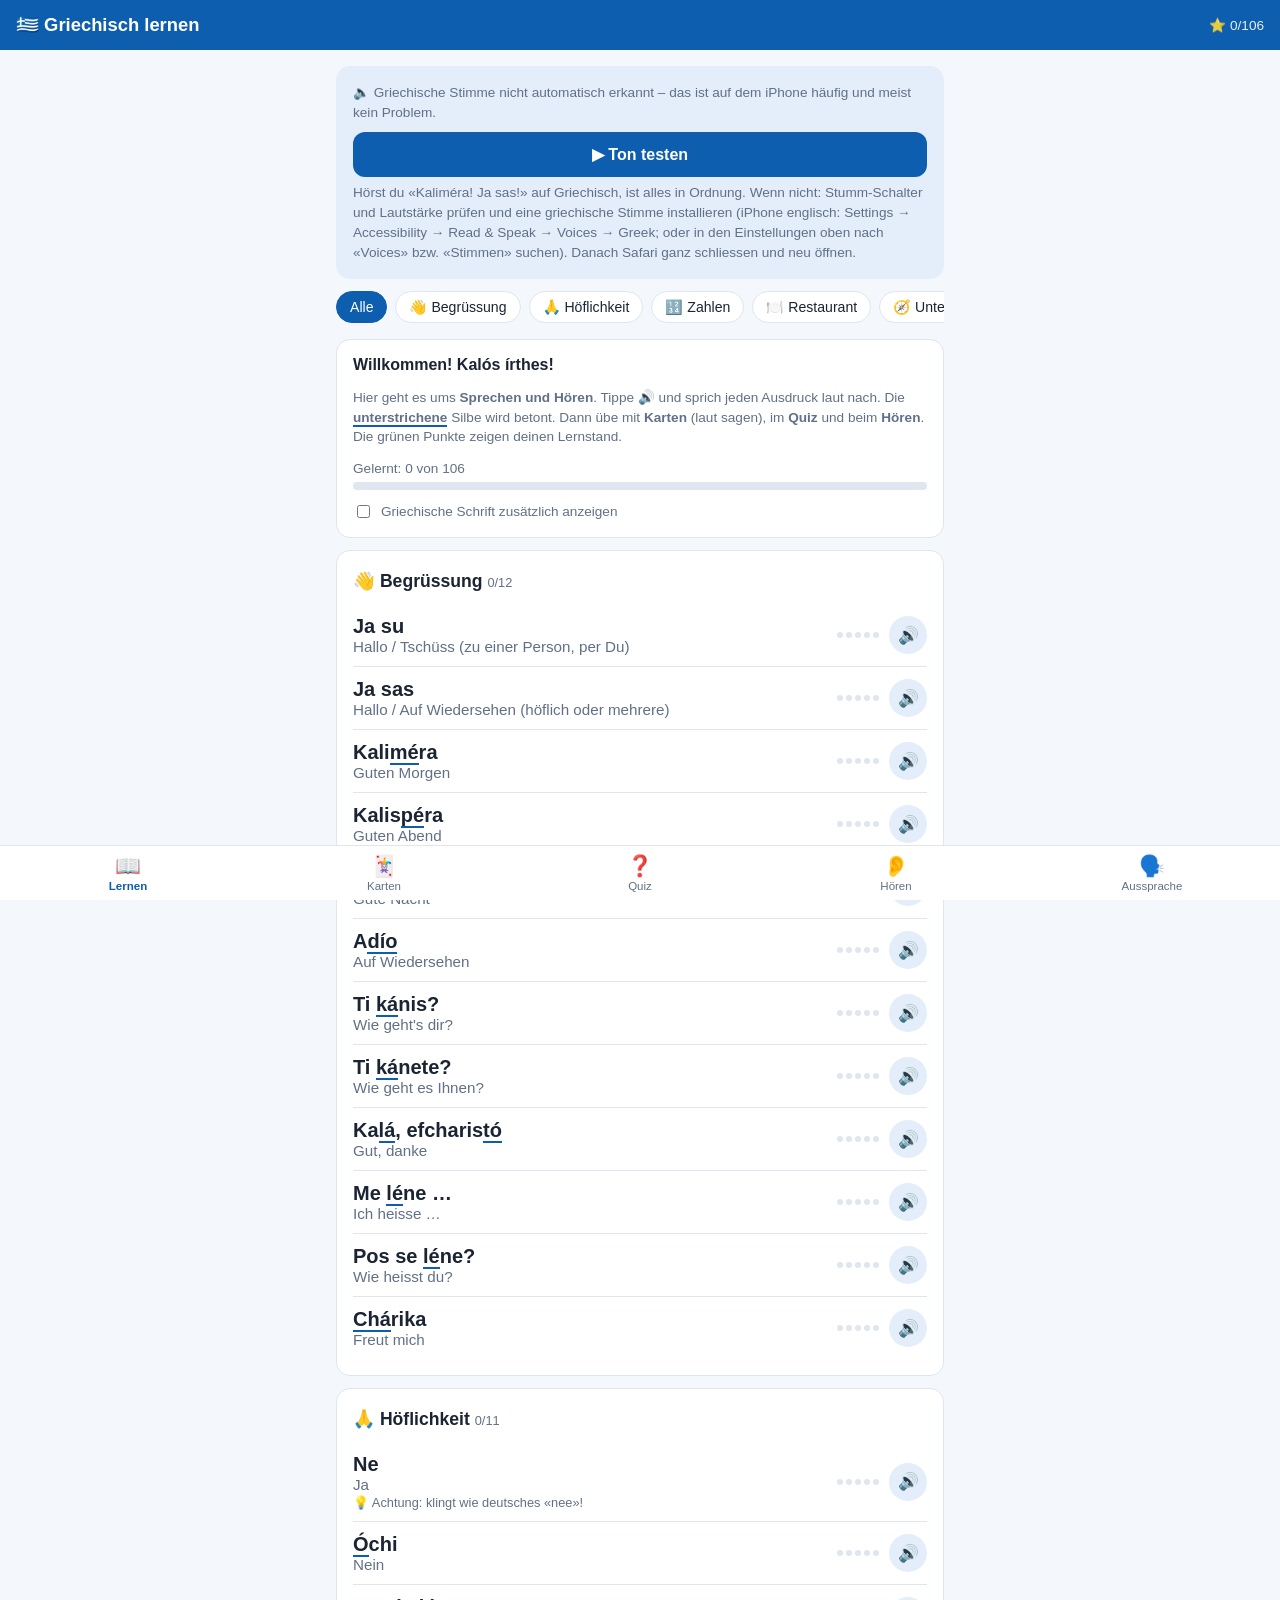
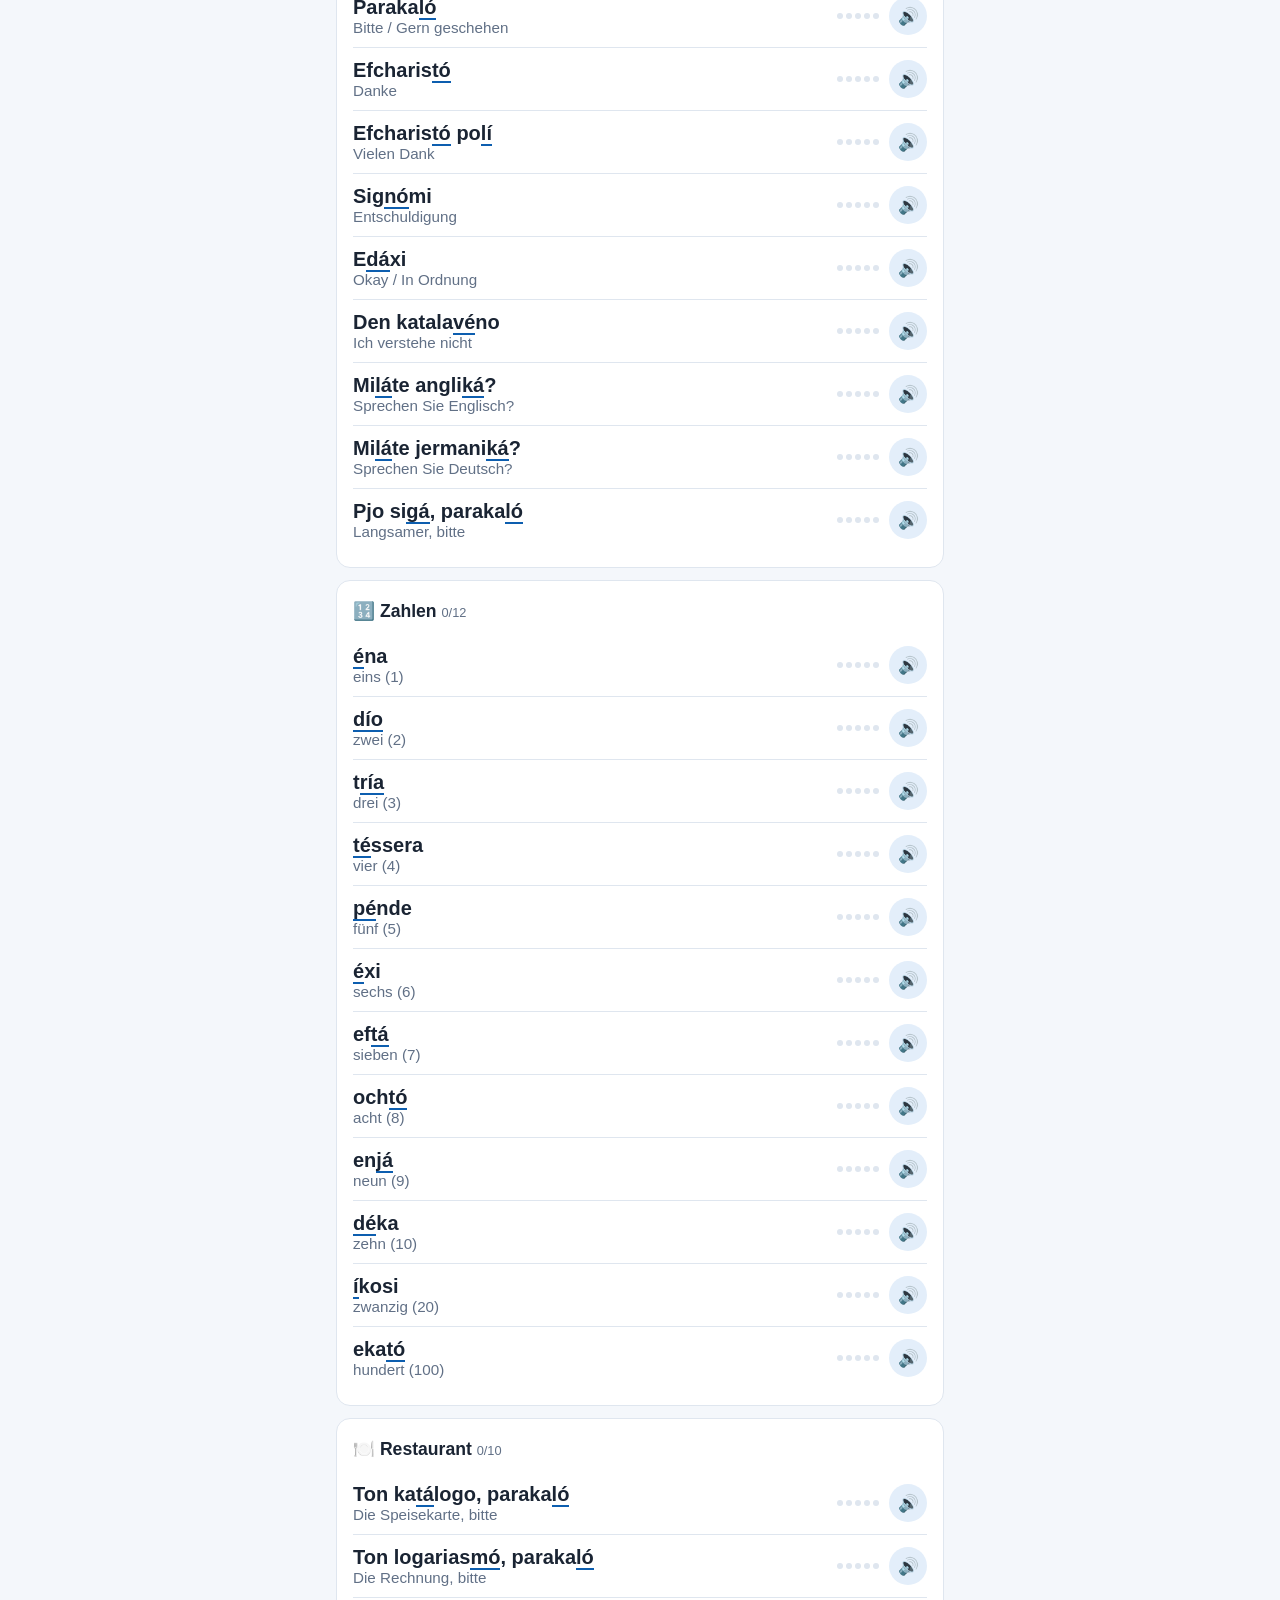
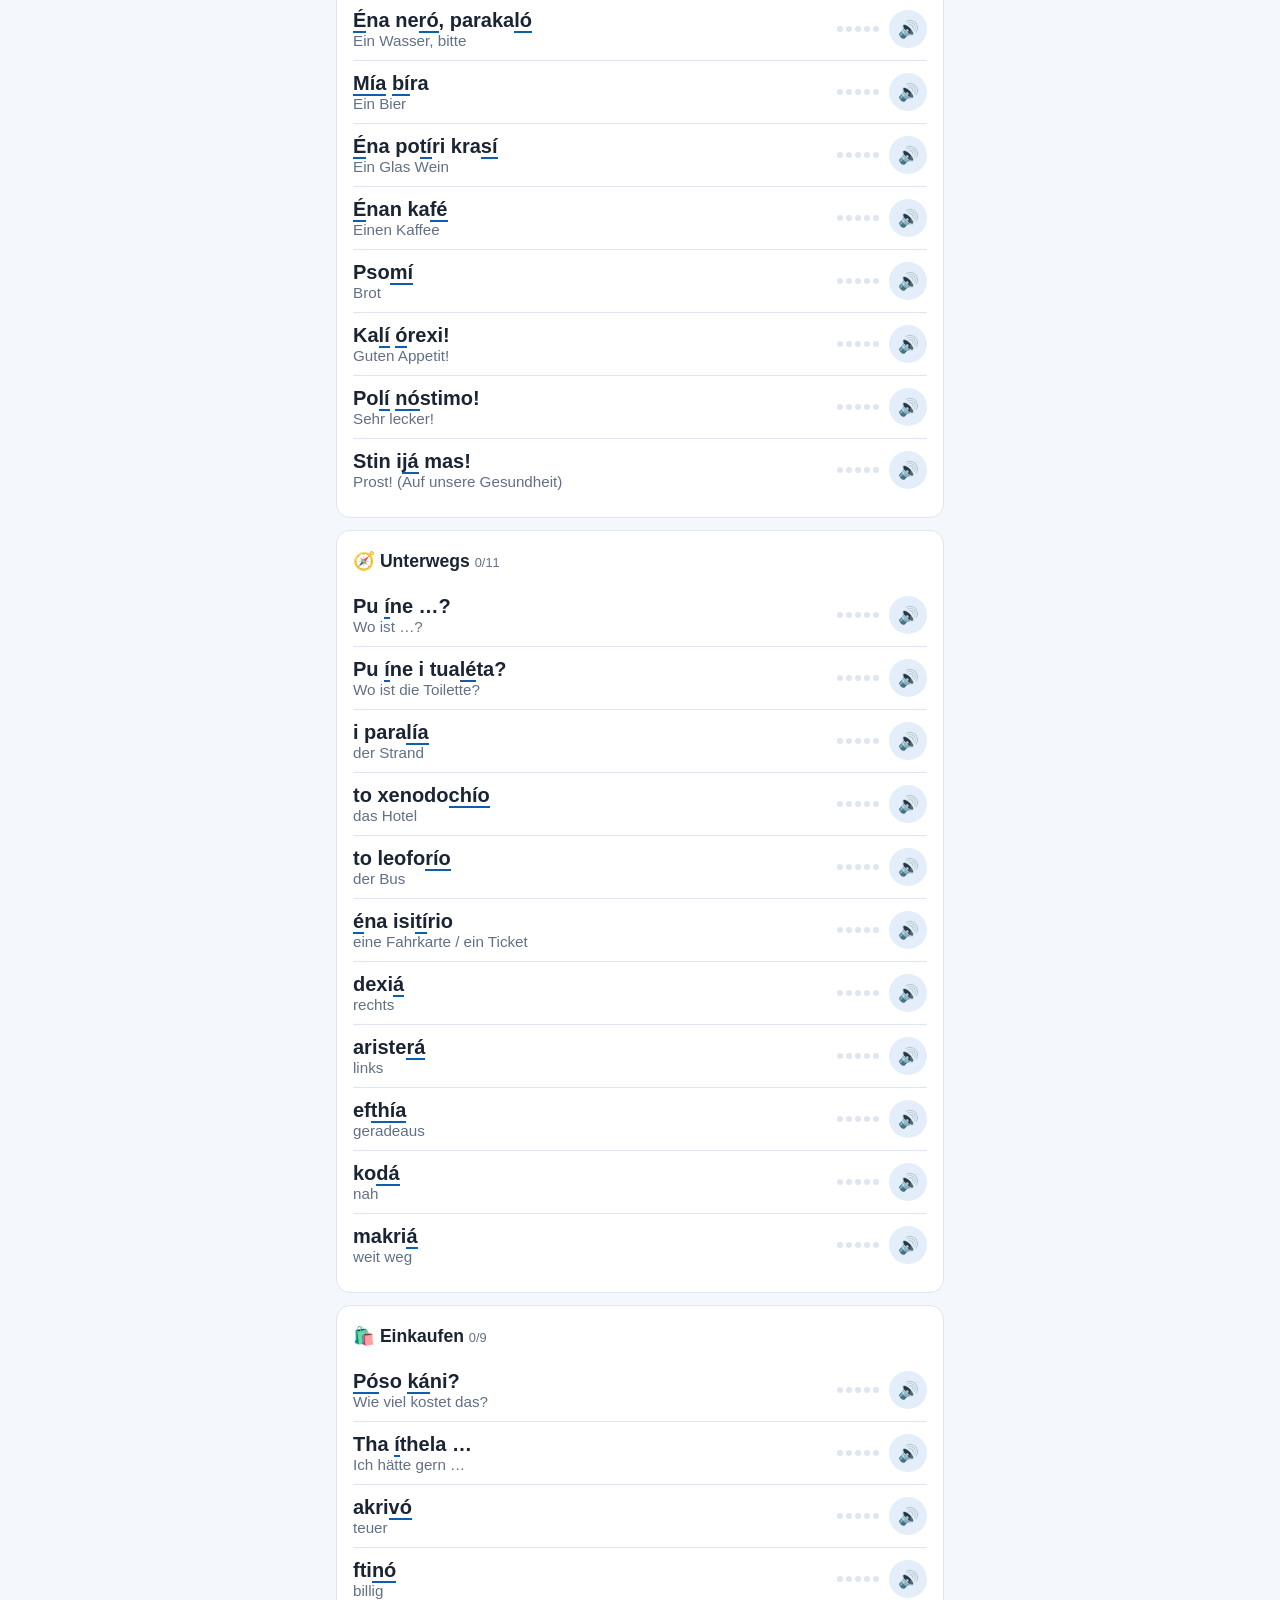
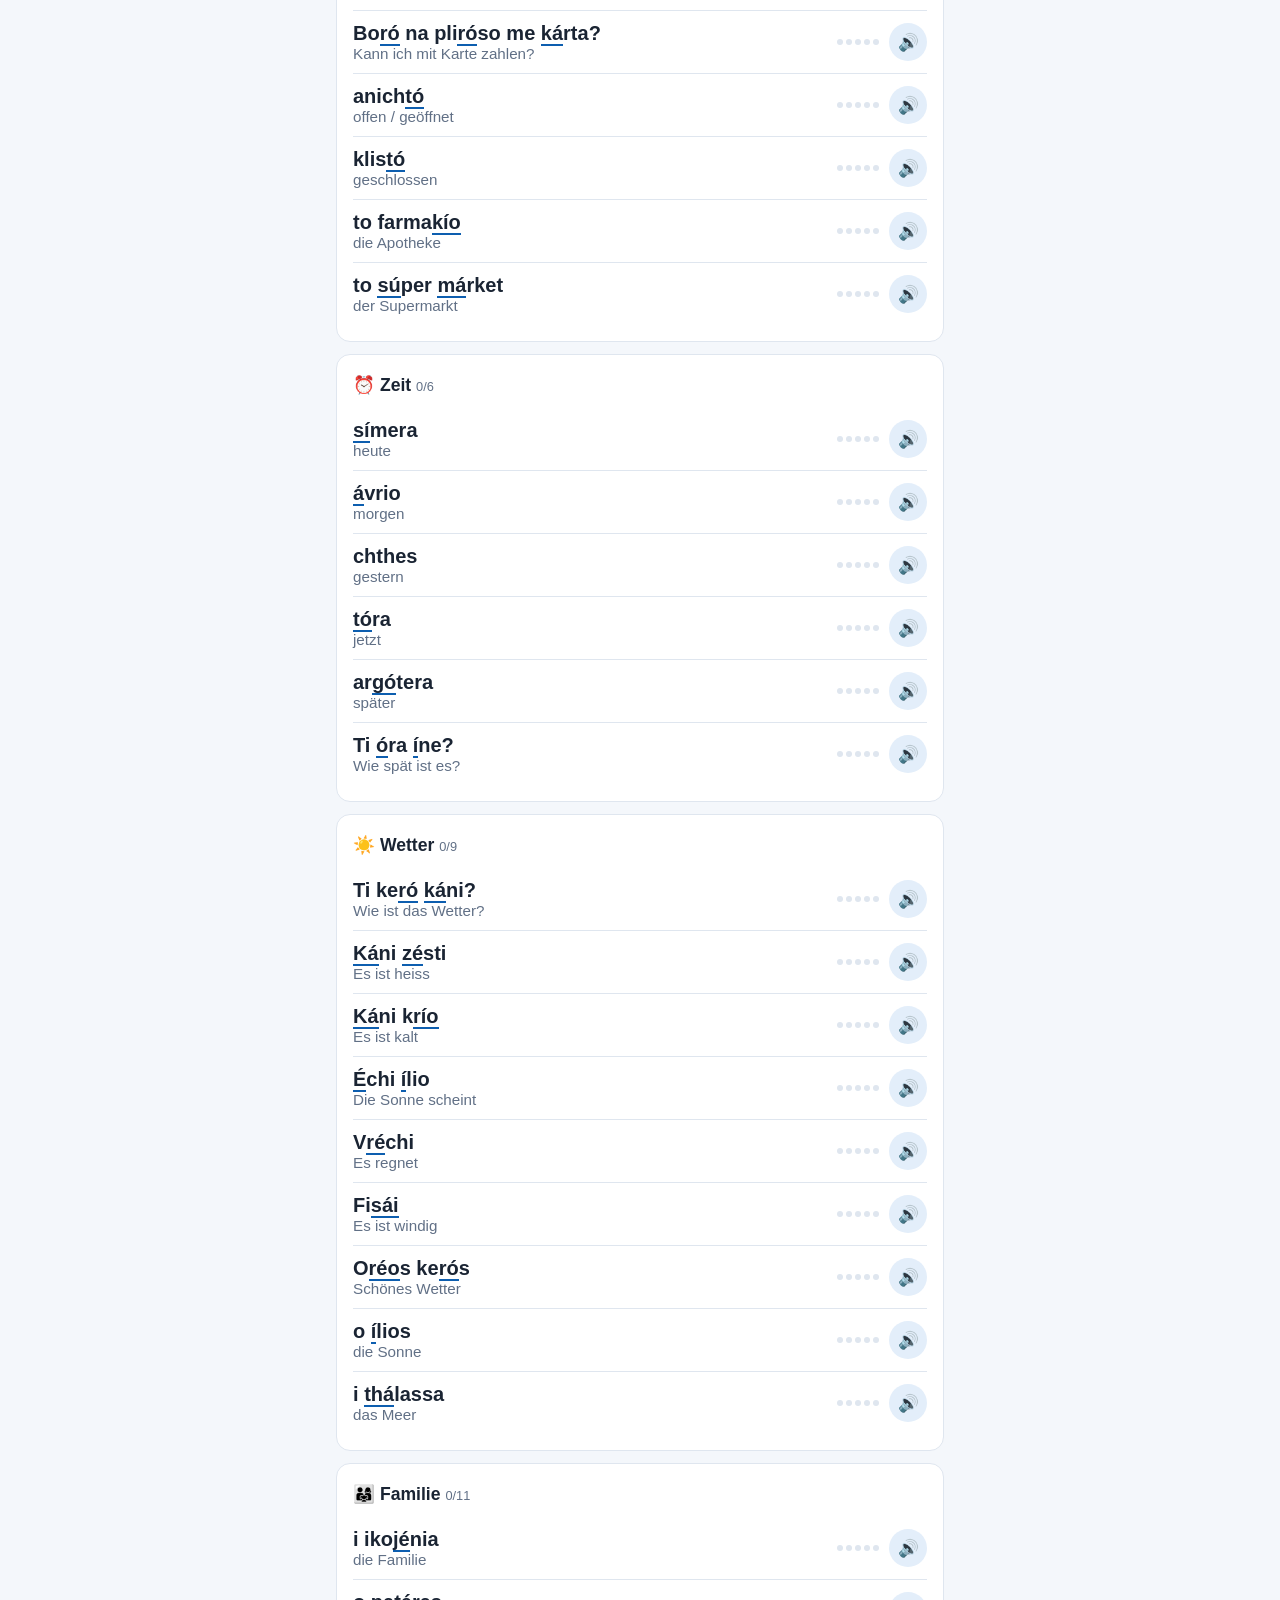
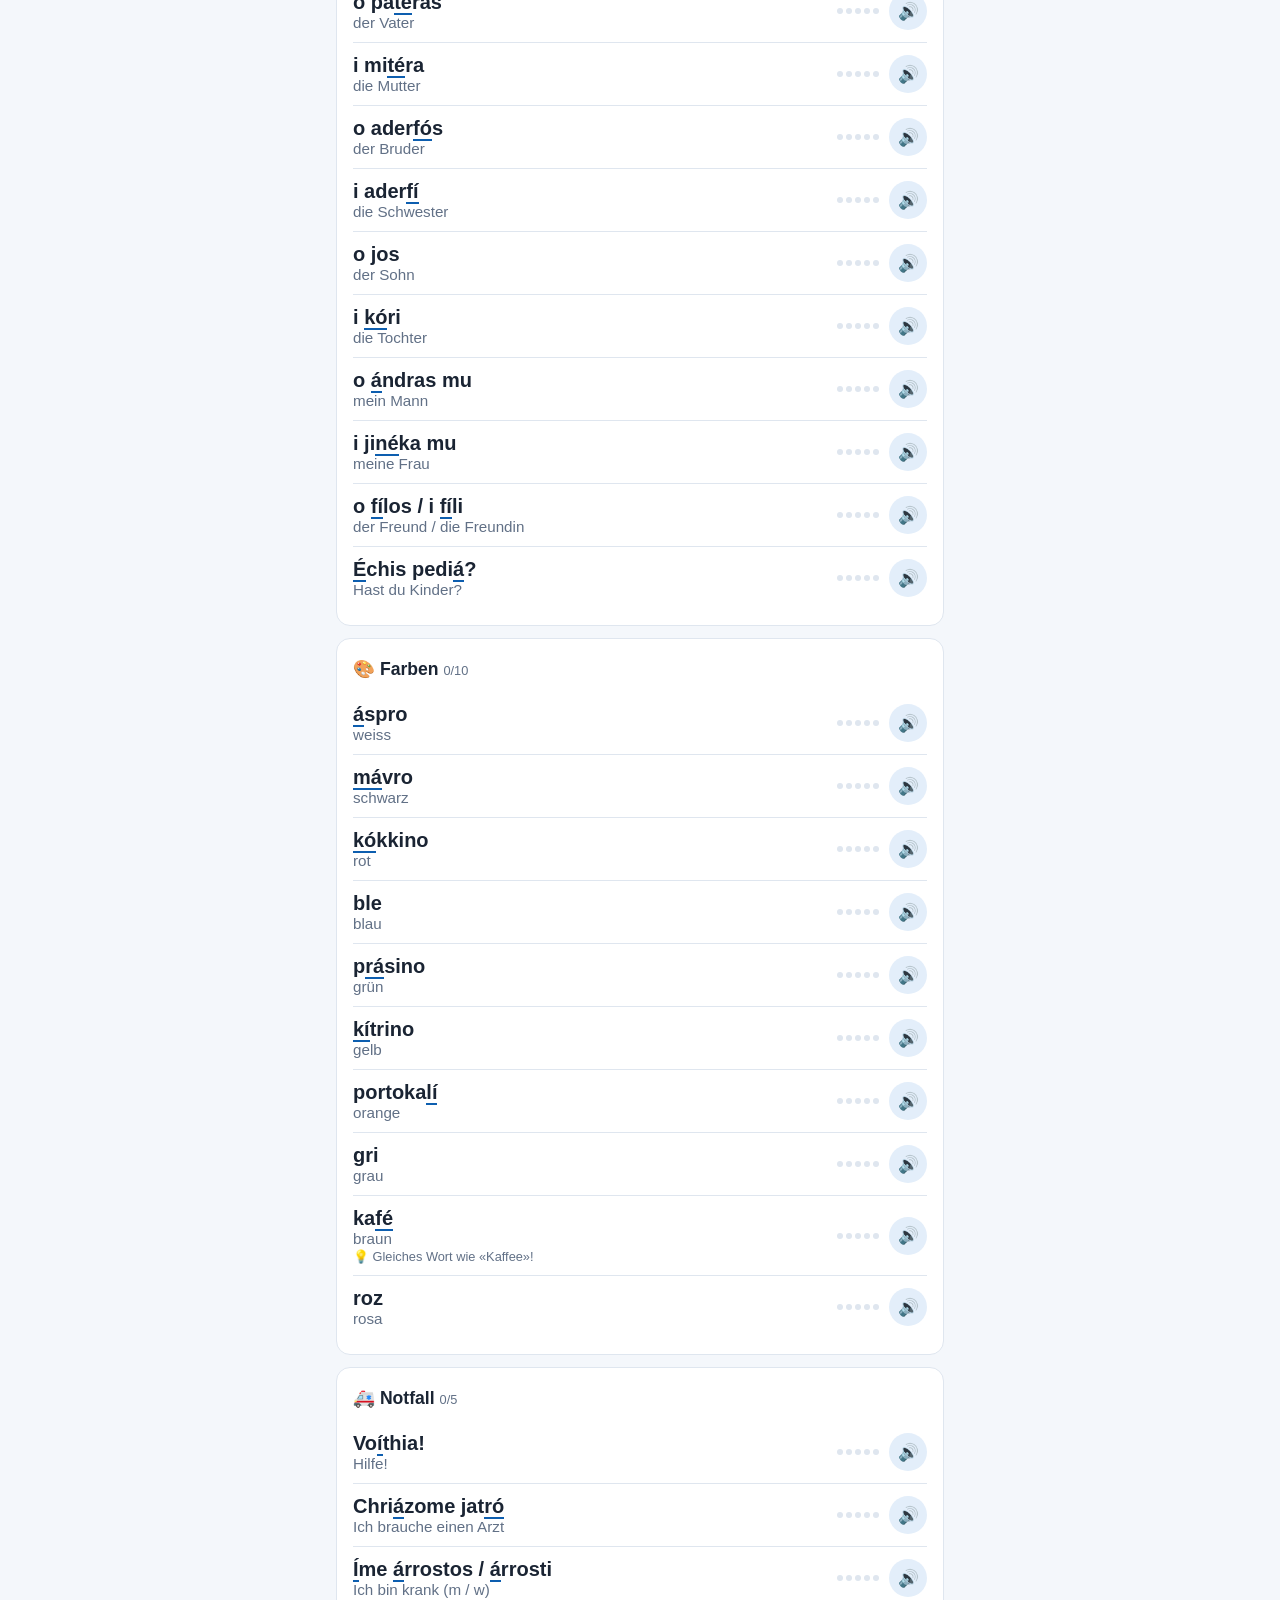
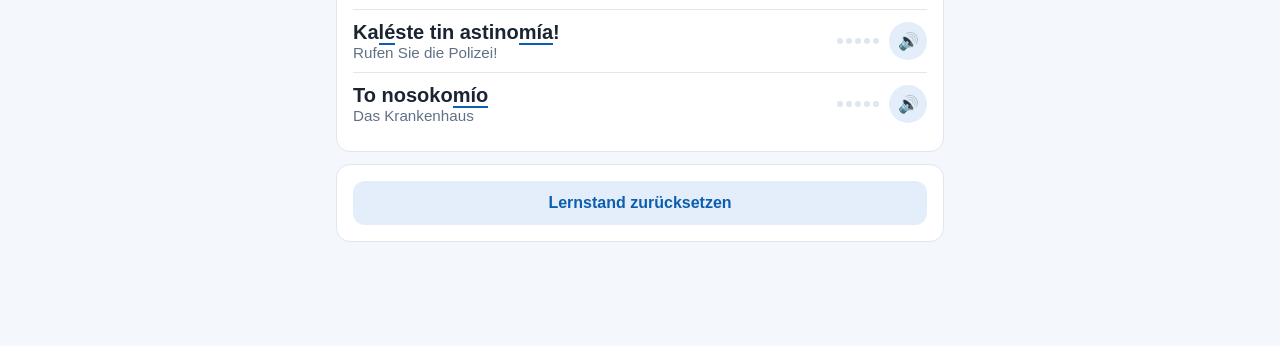
<file: griechisch/index.html>
<!DOCTYPE html>
<html lang="de">
<head>
<meta charset="UTF-8">
<meta name="viewport" content="width=device-width, initial-scale=1, viewport-fit=cover">
<meta name="theme-color" content="#0d5eaf">
<title>Griechisch lernen</title>
<link rel="manifest" href="manifest.json">
<link rel="icon" href="data:image/svg+xml,%3Csvg xmlns='http://www.w3.org/2000/svg' viewBox='0 0 100 100'%3E%3Crect width='100' height='100' rx='20' fill='%230d5eaf'/%3E%3Ctext x='50' y='72' font-size='64' text-anchor='middle' fill='white' font-family='serif'%3EΩ%3C/text%3E%3C/svg%3E">
<style>
:root{
  --bg:#f4f7fb;--card:#fff;--text:#1a2433;--muted:#617086;--line:#dfe6ef;
  --accent:#0d5eaf;--accent-soft:#e3eefa;--ok:#1f8a4c;--ok-soft:#e2f5ea;--bad:#c0392b;--bad-soft:#fbe7e4;
}
@media (prefers-color-scheme: dark){
  :root{--bg:#0f1520;--card:#18212f;--text:#e8edf4;--muted:#93a1b5;--line:#2a3547;
  --accent:#5aa2ee;--accent-soft:#1c2d44;--ok:#4cc27e;--ok-soft:#173326;--bad:#ef6f61;--bad-soft:#3a1d1a;}
}
*{box-sizing:border-box}
html,body{margin:0;background:var(--bg);color:var(--text);font-family:-apple-system,BlinkMacSystemFont,"Segoe UI",Roboto,sans-serif;-webkit-tap-highlight-color:transparent}
body{min-height:100vh;padding-bottom:calc(76px + env(safe-area-inset-bottom))}
header{background:var(--accent);color:#fff;padding:calc(14px + env(safe-area-inset-top)) 16px 14px;display:flex;align-items:center;gap:10px}
header h1{font-size:1.15rem;margin:0;flex:1}
header .stat{font-size:.85rem;opacity:.9}
main{max-width:640px;margin:0 auto;padding:16px}
nav.tabs{position:fixed;bottom:0;left:0;right:0;background:var(--card);border-top:1px solid var(--line);display:flex;padding-bottom:env(safe-area-inset-bottom);z-index:10}
nav.tabs button{flex:1;border:0;background:none;color:var(--muted);padding:10px 2px 8px;font-size:.72rem;display:flex;flex-direction:column;align-items:center;gap:3px;cursor:pointer}
nav.tabs button span.i{font-size:1.3rem;line-height:1}
nav.tabs button.active{color:var(--accent);font-weight:600}
h2{font-size:1.1rem;margin:4px 0 12px}
.card{background:var(--card);border:1px solid var(--line);border-radius:14px;padding:16px;margin-bottom:12px}
.muted{color:var(--muted)}
.chips{display:flex;gap:8px;overflow-x:auto;padding-bottom:6px;margin-bottom:10px;scrollbar-width:none}
.chips::-webkit-scrollbar{display:none}
.chip{flex:0 0 auto;border:1px solid var(--line);background:var(--card);color:var(--text);border-radius:999px;padding:7px 13px;font-size:.88rem;cursor:pointer}
.chip.active{background:var(--accent);border-color:var(--accent);color:#fff}
.btn{border:0;border-radius:12px;padding:13px 16px;font-size:1rem;font-weight:600;cursor:pointer;background:var(--accent);color:#fff;width:100%}
.btn.secondary{background:var(--accent-soft);color:var(--accent)}
.btn:disabled{opacity:.5}
.row{display:flex;gap:10px}
.row>*{flex:1}
.gr{font-size:1.25rem;font-weight:600}
.tr{color:var(--accent);font-style:italic;font-size:.95rem}
.de{color:var(--muted);font-size:.95rem}
.list .item{display:flex;align-items:center;gap:10px;padding:11px 0;border-bottom:1px solid var(--line)}
.list .item:last-child{border-bottom:0}
.list .item .txt{flex:1;min-width:0}
.list .note{font-size:.8rem;color:var(--muted);margin-top:2px}
.speak{border:0;background:var(--accent-soft);color:var(--accent);width:38px;height:38px;border-radius:50%;font-size:1.05rem;cursor:pointer;flex:0 0 auto}
.dots{display:flex;gap:3px}
.dots i{width:6px;height:6px;border-radius:50%;background:var(--line);display:block}
.dots i.on{background:var(--ok)}
/* flashcard */
.flash{perspective:1000px;height:260px;margin-bottom:14px;cursor:pointer}
.flash-inner{position:relative;width:100%;height:100%;transition:transform .45s;transform-style:preserve-3d}
.flash.flipped .flash-inner{transform:rotateY(180deg)}
.face{position:absolute;inset:0;backface-visibility:hidden;-webkit-backface-visibility:hidden;background:var(--card);border:1px solid var(--line);border-radius:18px;display:flex;flex-direction:column;align-items:center;justify-content:center;padding:20px;text-align:center;gap:10px}
.face.back{transform:rotateY(180deg)}
.face .big{font-size:1.9rem;font-weight:700}
.face .hint{position:absolute;bottom:12px;font-size:.78rem;color:var(--muted)}
.progressbar{height:6px;background:var(--line);border-radius:3px;overflow:hidden;margin-bottom:14px}
.progressbar div{height:100%;background:var(--accent);transition:width .3s}
/* quiz */
.q-prompt{text-align:center;padding:22px 12px}
.q-prompt .big{font-size:1.7rem;font-weight:700;margin-bottom:6px}
.opts{display:grid;gap:10px}
.opt{border:2px solid var(--line);background:var(--card);color:var(--text);border-radius:12px;padding:14px;font-size:1rem;text-align:left;cursor:pointer}
.opt.correct{border-color:var(--ok);background:var(--ok-soft)}
.opt.wrong{border-color:var(--bad);background:var(--bad-soft)}
input.answer{width:100%;font-size:1.1rem;padding:13px;border-radius:12px;border:2px solid var(--line);background:var(--card);color:var(--text);margin-bottom:10px}
input.answer:focus{outline:none;border-color:var(--accent)}
.feedback{border-radius:12px;padding:12px;margin:10px 0}
.feedback.ok{background:var(--ok-soft);color:var(--ok)}
.feedback.bad{background:var(--bad-soft);color:var(--bad)}
.feedback .sol{color:var(--text);margin-top:4px}
.score{font-size:3rem;font-weight:800;text-align:center;color:var(--accent);margin:10px 0}
.grid-alpha{display:grid;grid-template-columns:repeat(auto-fill,minmax(92px,1fr));gap:8px}
.alpha{background:var(--card);border:1px solid var(--line);border-radius:12px;padding:10px 6px;text-align:center;cursor:pointer}
.alpha .l{font-size:1.6rem;font-weight:700}
.alpha .n{font-size:.78rem;color:var(--muted)}
.alpha .s{font-size:.82rem;color:var(--accent)}
.bar{height:8px;background:var(--line);border-radius:4px;overflow:hidden;margin-top:6px}
.bar div{height:100%;background:var(--ok)}
.seg{display:flex;background:var(--accent-soft);border-radius:12px;padding:4px;margin-bottom:12px}
.seg button{flex:1;border:0;background:none;padding:9px;border-radius:9px;color:var(--accent);font-weight:600;cursor:pointer;font-size:.9rem}
.seg button.active{background:var(--card);box-shadow:0 1px 3px rgba(0,0,0,.12)}
.hidden{display:none!important}
u{text-decoration:none;font-weight:800;border-bottom:2px solid var(--accent)}
.tip{font-size:.85rem;color:var(--muted);line-height:1.45}
</style>
</head>
<body>
<header>
  <h1>🇬🇷 Griechisch lernen</h1>
  <div class="stat" id="hdrStat"></div>
</header>
<main id="app"></main>
<nav class="tabs" id="tabs">
  <button data-view="learn" class="active"><span class="i">📖</span>Lernen</button>
  <button data-view="cards"><span class="i">🃏</span>Karten</button>
  <button data-view="quiz"><span class="i">❓</span>Quiz</button>
  <button data-view="listen"><span class="i">👂</span>Hören</button>
  <button data-view="sounds"><span class="i">🗣️</span>Aussprache</button>
</nav>

<script>
/* ======================= DATEN ======================= */
const CATS = [
 {id:"gruss", name:"Begrüssung", icon:"👋", items:[
  ["Γεια σου","Ja su","Hallo / Tschüss (zu einer Person, per Du)"],
  ["Γεια σας","Ja sas","Hallo / Auf Wiedersehen (höflich oder mehrere)"],
  ["Καλημέρα","Kaliméra","Guten Morgen"],
  ["Καλησπέρα","Kalispéra","Guten Abend"],
  ["Καληνύχτα","Kaliníchta","Gute Nacht"],
  ["Αντίο","Adío","Auf Wiedersehen"],
  ["Τι κάνεις;","Ti kánis?","Wie geht's dir?"],
  ["Τι κάνετε;","Ti kánete?","Wie geht es Ihnen?"],
  ["Καλά, ευχαριστώ","Kalá, efcharistó","Gut, danke"],
  ["Με λένε …","Me léne …","Ich heisse …"],
  ["Πώς σε λένε;","Pos se léne?","Wie heisst du?"],
  ["Χάρηκα","Chárika","Freut mich"],
 ]},
 {id:"hoef", name:"Höflichkeit", icon:"🙏", items:[
  ["Ναι","Ne","Ja","Achtung: klingt wie deutsches «nee»!"],
  ["Όχι","Óchi","Nein"],
  ["Παρακαλώ","Parakaló","Bitte / Gern geschehen"],
  ["Ευχαριστώ","Efcharistó","Danke"],
  ["Ευχαριστώ πολύ","Efcharistó polí","Vielen Dank"],
  ["Συγγνώμη","Signómi","Entschuldigung"],
  ["Εντάξει","Edáxi","Okay / In Ordnung"],
  ["Δεν καταλαβαίνω","Den katalavéno","Ich verstehe nicht"],
  ["Μιλάτε αγγλικά;","Miláte angliká?","Sprechen Sie Englisch?"],
  ["Μιλάτε γερμανικά;","Miláte jermaniká?","Sprechen Sie Deutsch?"],
  ["Πιο σιγά, παρακαλώ","Pjo sigá, parakaló","Langsamer, bitte"],
 ]},
 {id:"zahl", name:"Zahlen", icon:"🔢", items:[
  ["ένα","éna","eins (1)"],
  ["δύο","dío","zwei (2)"],
  ["τρία","tría","drei (3)"],
  ["τέσσερα","téssera","vier (4)"],
  ["πέντε","pénde","fünf (5)"],
  ["έξι","éxi","sechs (6)"],
  ["εφτά","eftá","sieben (7)"],
  ["οχτώ","ochtó","acht (8)"],
  ["εννιά","enjá","neun (9)"],
  ["δέκα","déka","zehn (10)"],
  ["είκοσι","íkosi","zwanzig (20)"],
  ["εκατό","ekató","hundert (100)"],
 ]},
 {id:"essen", name:"Restaurant", icon:"🍽️", items:[
  ["Τον κατάλογο, παρακαλώ","Ton katálogo, parakaló","Die Speisekarte, bitte"],
  ["Τον λογαριασμό, παρακαλώ","Ton logariasmó, parakaló","Die Rechnung, bitte"],
  ["Ένα νερό, παρακαλώ","Éna neró, parakaló","Ein Wasser, bitte"],
  ["Μία μπίρα","Mía bíra","Ein Bier"],
  ["Ένα ποτήρι κρασί","Éna potíri krasí","Ein Glas Wein"],
  ["Έναν καφέ","Énan kafé","Einen Kaffee"],
  ["Ψωμί","Psomí","Brot"],
  ["Καλή όρεξη!","Kalí órexi!","Guten Appetit!"],
  ["Πολύ νόστιμο!","Polí nóstimo!","Sehr lecker!"],
  ["Στην υγειά μας!","Stin ijá mas!","Prost! (Auf unsere Gesundheit)"],
 ]},
 {id:"weg", name:"Unterwegs", icon:"🧭", items:[
  ["Πού είναι …;","Pu íne …?","Wo ist …?"],
  ["Πού είναι η τουαλέτα;","Pu íne i tualéta?","Wo ist die Toilette?"],
  ["η παραλία","i paralía","der Strand"],
  ["το ξενοδοχείο","to xenodochío","das Hotel"],
  ["το λεωφορείο","to leoforío","der Bus"],
  ["ένα εισιτήριο","éna isitírio","eine Fahrkarte / ein Ticket"],
  ["δεξιά","dexiá","rechts"],
  ["αριστερά","aristerá","links"],
  ["ευθεία","efthía","geradeaus"],
  ["κοντά","kodá","nah"],
  ["μακριά","makriá","weit weg"],
 ]},
 {id:"kauf", name:"Einkaufen", icon:"🛍️", items:[
  ["Πόσο κάνει;","Póso káni?","Wie viel kostet das?"],
  ["Θα ήθελα …","Tha íthela …","Ich hätte gern …"],
  ["ακριβό","akrivó","teuer"],
  ["φτηνό","ftinó","billig"],
  ["Μπορώ να πληρώσω με κάρτα;","Boró na pliróso me kárta?","Kann ich mit Karte zahlen?"],
  ["ανοιχτό","anichtó","offen / geöffnet"],
  ["κλειστό","klistó","geschlossen"],
  ["το φαρμακείο","to farmakío","die Apotheke"],
  ["το σούπερ μάρκετ","to súper márket","der Supermarkt"],
 ]},
 {id:"zeit", name:"Zeit", icon:"⏰", items:[
  ["σήμερα","símera","heute"],
  ["αύριο","ávrio","morgen"],
  ["χθες","chthes","gestern"],
  ["τώρα","tóra","jetzt"],
  ["αργότερα","argótera","später"],
  ["Τι ώρα είναι;","Ti óra íne?","Wie spät ist es?"],
 ]},
 {id:"wetter", name:"Wetter", icon:"☀️", items:[
  ["Τι καιρό κάνει;","Ti keró káni?","Wie ist das Wetter?"],
  ["Κάνει ζέστη","Káni zésti","Es ist heiss"],
  ["Κάνει κρύο","Káni krío","Es ist kalt"],
  ["Έχει ήλιο","Échi ílio","Die Sonne scheint"],
  ["Βρέχει","Vréchi","Es regnet"],
  ["Φυσάει","Fisái","Es ist windig"],
  ["Ωραίος καιρός","Oréos kerós","Schönes Wetter"],
  ["ο ήλιος","o ílios","die Sonne"],
  ["η θάλασσα","i thálassa","das Meer"],
 ]},
 {id:"familie", name:"Familie", icon:"👨‍👩‍👧", items:[
  ["η οικογένεια","i ikojénia","die Familie"],
  ["ο πατέρας","o patéras","der Vater"],
  ["η μητέρα","i mitéra","die Mutter"],
  ["ο αδερφός","o aderfós","der Bruder"],
  ["η αδερφή","i aderfí","die Schwester"],
  ["ο γιος","o jos","der Sohn"],
  ["η κόρη","i kóri","die Tochter"],
  ["ο άντρας μου","o ándras mu","mein Mann"],
  ["η γυναίκα μου","i jinéka mu","meine Frau"],
  ["ο φίλος / η φίλη","o fílos / i fíli","der Freund / die Freundin"],
  ["Έχεις παιδιά;","Échis pediá?","Hast du Kinder?"],
 ]},
 {id:"farben", name:"Farben", icon:"🎨", items:[
  ["άσπρο","áspro","weiss"],
  ["μαύρο","mávro","schwarz"],
  ["κόκκινο","kókkino","rot"],
  ["μπλε","ble","blau"],
  ["πράσινο","prásino","grün"],
  ["κίτρινο","kítrino","gelb"],
  ["πορτοκαλί","portokalí","orange"],
  ["γκρι","gri","grau"],
  ["καφέ","kafé","braun","Gleiches Wort wie «Kaffee»!"],
  ["ροζ","roz","rosa"],
 ]},
 {id:"not", name:"Notfall", icon:"🚑", items:[
  ["Βοήθεια!","Voíthia!","Hilfe!"],
  ["Χρειάζομαι γιατρό","Chriázome jatró","Ich brauche einen Arzt"],
  ["Είμαι άρρωστος / άρρωστη","Íme árrostos / árrosti","Ich bin krank (m / w)"],
  ["Καλέστε την αστυνομία!","Kaléste tin astinomía!","Rufen Sie die Polizei!"],
  ["Το νοσοκομείο","To nosokomío","Das Krankenhaus"],
 ]},
];

/* Aussprache-Tipps (Umschrift → wie man es spricht) */
const SOUNDS = [
 ["ch","wie «ch» in «Bach» – vor e/i weicher wie in «ich»","Óchi, efcharistó","Όχι, ευχαριστώ"],
 ["th","wie englisches «th» in «think» (Zunge zwischen die Zähne)","thálassa","θάλασσα"],
 ["j","wie deutsches «j» in «ja»","Ja sas, jatró","Γεια σας, γιατρό"],
 ["v","wie deutsches «w» in «Wasser»","Voíthia, ávrio","Βοήθεια, αύριο"],
 ["s","immer scharf wie «ss» in «Wasser»","Parakaló, símera","Παρακαλώ, σήμερα"],
 ["z","weiches, summendes «s» wie in «Rose»","Káni zésti","Κάνει ζέστη"],
 ["r","leicht gerollt mit der Zungenspitze","Kaliméra","Καλημέρα"],
 ["e / o","immer kurz und offen, nie lang gezogen","Ne, tóra","Ναι, τώρα"],
 ["b / d / g","wie im Deutschen – im Griechischen aus zwei Buchstaben gebildet","bíra, Edáxi","μπίρα, Εντάξει"],
 ["ts","wie «z» in «Zeit»","Tsái (Tee)","Τσάι"],
];

/* Alle Einträge mit IDs */
const ITEMS = [];
CATS.forEach(c=>c.items.forEach((it,i)=>{
  ITEMS.push({id:c.id+"_"+i, cat:c.id, gr:it[0], tr:it[1], de:it[2], note:it[3]||""});
}));

/* ======================= SPEICHER ======================= */
const STORE_KEY = "griechisch_v1";
let S = {box:{}, cat:"all", showGr:false, stats:{right:0,wrong:0}, streak:{last:"",days:0}};
try{ const raw = localStorage.getItem(STORE_KEY); if(raw) S = Object.assign(S, JSON.parse(raw)); }catch(e){}
function save(){ try{ localStorage.setItem(STORE_KEY, JSON.stringify(S)); }catch(e){} }
const MAXBOX = 5;
function box(id){ return S.box[id]||0; }
function mark(id, ok){
  S.box[id] = ok ? Math.min(MAXBOX, box(id)+1) : Math.max(0, box(id)-2);
  ok ? S.stats.right++ : S.stats.wrong++;
  const today = new Date().toISOString().slice(0,10);
  if(S.streak.last !== today){
    const y = new Date(Date.now()-864e5).toISOString().slice(0,10);
    S.streak.days = (S.streak.last===y) ? S.streak.days+1 : 1;
    S.streak.last = today;
  }
  save(); updateHeader();
}
function updateHeader(){
  const mastered = ITEMS.filter(i=>box(i.id)>=4).length;
  document.getElementById("hdrStat").textContent =
    `⭐ ${mastered}/${ITEMS.length}` + (S.streak.days ? `  🔥 ${S.streak.days}` : "");
}

/* ======================= HILFSFUNKTIONEN ======================= */
const $ = s=>document.querySelector(s);
const esc = s=>String(s).replace(/[&<>"]/g,c=>({"&":"&amp;","<":"&lt;",">":"&gt;",'"':"&quot;"}[c]));
const shuffle = a=>{a=a.slice();for(let i=a.length-1;i>0;i--){const j=Math.floor(Math.random()*(i+1));[a[i],a[j]]=[a[j],a[i]];}return a;};
function pool(){ return S.cat==="all" ? ITEMS : ITEMS.filter(i=>i.cat===S.cat); }
/* Gewichtete Auswahl: unbekannte Wörter kommen häufiger */
function pick(n, src){
  src = src || pool();
  const weighted = src.map(it=>({it, w:Math.random()*(MAXBOX+1-box(it.id))**2 + Math.random()}));
  weighted.sort((a,b)=>b.w-a.w);
  return weighted.slice(0, Math.min(n, src.length)).map(x=>x.it);
}

let greekVoice = null;
const HAS_TTS = "speechSynthesis" in window;
function loadVoices(){
  if(!HAS_TTS) return;
  const v = speechSynthesis.getVoices();
  const found = v.find(x=>/^el/i.test(x.lang) || /greek|griech|melina|nikos/i.test(x.name)) || null;
  const changed = !!found !== !!greekVoice;
  greekVoice = found;
  /* iOS meldet Stimmen oft erst später – Ansicht dann neu zeichnen */
  if(changed){ try{ views[view](); }catch(e){} }
}
if(HAS_TTS){
  loadVoices();
  if(speechSynthesis.addEventListener) speechSynthesis.addEventListener("voiceschanged", loadVoices);
  let tries = 0; const iv = setInterval(()=>{ loadVoices(); if(greekVoice || ++tries>20) clearInterval(iv); }, 500);
}
function speak(text){
  if(!HAS_TTS) return;
  speechSynthesis.cancel();
  const u = new SpeechSynthesisUtterance(text.replace(/…/g,""));
  u.lang = "el-GR"; u.rate = 0.85;
  if(greekVoice) u.voice = greekVoice;
  speechSynthesis.speak(u);
}
function speakBtn(text){ return `<button class="speak" data-say="${esc(text)}" aria-label="Anhören">🔊</button>`; }
document.addEventListener("click", e=>{
  const b = e.target.closest("[data-say]");
  if(b){ e.stopPropagation(); speak(b.dataset.say); }
});

function catChips(){
  return `<div class="chips">` +
    `<button class="chip ${S.cat==="all"?"active":""}" data-cat="all">Alle</button>` +
    CATS.map(c=>`<button class="chip ${S.cat===c.id?"active":""}" data-cat="${c.id}">${c.icon} ${c.name}</button>`).join("") +
    `</div>`;
}
function bindChips(rerender){
  document.querySelectorAll("[data-cat]").forEach(b=>b.onclick=()=>{ S.cat=b.dataset.cat; save(); rerender(); });
}
function dots(id){ let h='<div class="dots" title="Lernstand">'; for(let i=1;i<=MAXBOX;i++) h+=`<i class="${box(id)>=i?"on":""}"></i>`; return h+"</div>"; }

/* ======================= ANSICHTEN ======================= */
let view = "learn";
const views = {learn:renderLearn, cards:renderCards, quiz:renderQuiz, listen:renderListen, sounds:renderSounds};
function go(v){
  view = v;
  document.querySelectorAll("#tabs button").forEach(b=>b.classList.toggle("active", b.dataset.view===v));
  window.scrollTo(0,0);
  views[v]();
}
document.querySelectorAll("#tabs button").forEach(b=>b.onclick=()=>go(b.dataset.view));

/* Griechische Schrift nur, wenn gewünscht */
function grSmall(it){ return S.showGr ? `<div class="note" style="font-size:.85rem">${esc(it.gr)}</div>` : ""; }
function noVoiceWarn(){
  if(!HAS_TTS) return `<div class="card tip" style="background:var(--bad-soft);border-color:var(--bad-soft)">⚠️ In dieser Ansicht kann kein Ton abgespielt werden.
    Öffne die Datei in <b>Safari</b> (Datei lange antippen → Share/Teilen → Safari), nicht in der Vorschau der Dateien-App.</div>`;
  if(greekVoice) return "";
  return `<div class="card tip" style="background:var(--accent-soft);border-color:var(--accent-soft)">🔈 Griechische Stimme nicht automatisch erkannt – das ist auf dem iPhone häufig und meist kein Problem.
    <button class="btn" style="margin:10px 0 6px" data-say="Καλημέρα! Γεια σας!">▶︎ Ton testen</button>
    Hörst du «Kaliméra! Ja sas!» auf Griechisch, ist alles in Ordnung. Wenn nicht: Stumm-Schalter und Lautstärke prüfen und eine griechische Stimme installieren
    (iPhone englisch: Settings → Accessibility → Read &amp; Speak → Voices → Greek; oder in den Einstellungen oben nach «Voices» bzw. «Stimmen» suchen). Danach Safari ganz schliessen und neu öffnen.</div>`;
}

/* ---------- LERNEN (Liste) ---------- */
function renderLearn(){
  const cats = S.cat==="all" ? CATS : CATS.filter(c=>c.id===S.cat);
  let h = noVoiceWarn() + catChips();
  if(S.cat==="all"){
    const total = ITEMS.length, mastered = ITEMS.filter(i=>box(i.id)>=4).length;
    h += `<div class="card"><b>Willkommen! Kalós írthes!</b>
      <p class="tip">Hier geht es ums <b>Sprechen und Hören</b>. Tippe 🔊 und sprich jeden Ausdruck laut nach.
      Die <u>unterstrichene</u> Silbe wird betont.
      Dann übe mit <b>Karten</b> (laut sagen), im <b>Quiz</b> und beim <b>Hören</b>.
      Die grünen Punkte zeigen deinen Lernstand.</p>
      <div class="muted" style="font-size:.85rem">Gelernt: ${mastered} von ${total}</div>
      <div class="bar"><div style="width:${total?mastered/total*100:0}%"></div></div>
      <label class="tip" style="display:flex;gap:8px;align-items:center;margin-top:12px">
        <input type="checkbox" id="showGr" ${S.showGr?"checked":""}> Griechische Schrift zusätzlich anzeigen</label></div>`;
  }
  cats.forEach(c=>{
    const its = ITEMS.filter(i=>i.cat===c.id);
    const m = its.filter(i=>box(i.id)>=4).length;
    h += `<div class="card"><h2>${c.icon} ${c.name} <span class="muted" style="font-size:.8rem;font-weight:400">${m}/${its.length}</span></h2><div class="list">`;
    its.forEach(it=>{
      h += `<div class="item"><div class="txt"><div class="gr">${stress(it.tr)}</div>
        <div class="de">${esc(it.de)}</div>${grSmall(it)}
        ${it.note?`<div class="note">💡 ${esc(it.note)}</div>`:""}</div>
        ${dots(it.id)}${speakBtn(it.gr)}</div>`;
    });
    h += `</div></div>`;
  });
  h += `<div class="card"><button class="btn secondary" id="reset">Lernstand zurücksetzen</button></div>`;
  $("#app").innerHTML = h;
  bindChips(renderLearn);
  const cb = $("#showGr"); if(cb) cb.onchange = ()=>{ S.showGr = cb.checked; save(); renderLearn(); };
  $("#reset").onclick = ()=>{ if(confirm("Wirklich den ganzen Lernstand löschen?")){ S.box={}; S.stats={right:0,wrong:0}; S.streak={last:"",days:0}; save(); updateHeader(); renderLearn(); } };
}
/* betonte Silbe hervorheben: Vokalgruppe mit Akzent + Konsonant davor */
function stress(t){
  const V = /[aeiouyáéíóúý]/i;
  return esc(t).replace(/[^\s,?!.…\/()]+/g, w=>{
    const m = w.match(/[áéíóúý]/i); if(!m) return w;
    const s = m.index;
    let e = m.index+1; while(e<w.length && V.test(w[e])) e++;
    let k = s; if(k>0 && !V.test(w[k-1])) k--;
    if(k>0 && /^(ch|th|ts|ps)$/i.test(w.slice(k-1,k+1))) k--;
    return w.slice(0,k)+"<u>"+w.slice(k,e)+"</u>"+w.slice(e);
  });
}

/* ---------- KARTEN (laut sprechen) ---------- */
let C = null;
function renderCards(fresh){
  if(!C || fresh===true){ C = {deck:pick(10), i:0, known:0, dir:C?C.dir:"de"}; }
  let h = catChips();
  h += `<div class="seg"><button data-dir="de" class="${C.dir==="de"?"active":""}">Deutsch → laut sagen</button><button data-dir="gr" class="${C.dir==="gr"?"active":""}">Hören → verstehen</button></div>`;
  if(C.i >= C.deck.length){
    h += `<div class="card" style="text-align:center"><div style="font-size:2.5rem">🎉</div>
      <h2>Runde geschafft!</h2><p class="muted">Gewusst: ${C.known} von ${C.deck.length}</p>
      <button class="btn" id="again">Neue Runde</button></div>`;
    $("#app").innerHTML = h; bindCardsCommon();
    $("#again").onclick = ()=>renderCards(true); return;
  }
  const it = C.deck[C.i];
  const front = C.dir==="gr"
    ? `<div class="muted">Hör zu – was bedeutet das?</div><button class="speak" style="width:72px;height:72px;font-size:2rem" data-say="${esc(it.gr)}">🔊</button>`
    : `<div class="big" style="font-size:1.5rem">${esc(it.de)}</div><div class="muted">Sag es laut auf Griechisch 🗣️</div>`;
  const back = `<div class="big">${stress(it.tr)}</div>
    <div class="de" style="font-size:1.05rem">${esc(it.de)}</div>${grSmall(it)}${it.note?`<div class="note muted" style="font-size:.85rem">💡 ${esc(it.note)}</div>`:""}${speakBtn(it.gr)}`;
  h += `<div class="progressbar"><div style="width:${C.i/C.deck.length*100}%"></div></div>
    <div class="flash" id="flash"><div class="flash-inner">
      <div class="face front">${front}<div class="hint">Tippen zum Umdrehen</div></div>
      <div class="face back">${back}</div></div></div>
    <div class="row hidden" id="rate">
      <button class="btn secondary" id="no" style="color:var(--bad);background:var(--bad-soft)">✗ Noch nicht</button>
      <button class="btn" id="yes" style="background:var(--ok)">✓ Gewusst</button></div>
    <p class="muted" style="text-align:center;font-size:.85rem">Karte ${C.i+1} von ${C.deck.length}</p>`;
  $("#app").innerHTML = h; bindCardsCommon();
  const flash = $("#flash");
  flash.onclick = ()=>{ flash.classList.toggle("flipped"); $("#rate").classList.remove("hidden"); if(flash.classList.contains("flipped")) speak(it.gr); };
  if(C.dir==="gr") setTimeout(()=>speak(it.gr),250);
  $("#yes").onclick = ()=>{ mark(it.id,true); C.known++; C.i++; renderCards(); };
  $("#no").onclick = ()=>{ mark(it.id,false); C.i++; renderCards(); };
}
function bindCardsCommon(){
  bindChips(()=>renderCards(true));
  document.querySelectorAll("[data-dir]").forEach(b=>b.onclick=()=>{ C.dir=b.dataset.dir; renderCards(true); });
}

/* ---------- QUIZ (Multiple Choice) ---------- */
let Q = null;
function makeQs(deck, forceDir){
  return deck.map(it=>{
    const dir = forceDir || (Math.random()<.5 ? "gr" : "de");
    const others = shuffle(ITEMS.filter(x=>x.id!==it.id && x.de!==it.de && (x.cat===it.cat || Math.random()<.3))).slice(0,3);
    return {it, dir, opts:shuffle([it, ...others])};
  });
}
function quizView(state, rerender, opts){
  let h = catChips();
  if(state.i >= state.deck.length){
    const pct = Math.round(state.score/state.deck.length*100);
    h += `<div class="card" style="text-align:center"><div class="score">${state.score}/${state.deck.length}</div>
      <p>${pct>=90?"Exeretiká! Ausgezeichnet! 🏆":pct>=70?"Brávo! Sehr gut! 👏":pct>=50?"Kalá! Gut, weiter so! 💪":"Sigá sigá – Schritt für Schritt! 🐢"}</p>
      <button class="btn" id="again">Neue Runde</button></div>`;
    $("#app").innerHTML = h; bindChips(()=>rerender(true));
    $("#again").onclick = ()=>rerender(true); return;
  }
  const q = state.qs[state.i];
  let prompt;
  if(opts.listen) prompt = `<div class="muted" style="margin-bottom:10px">Hör gut zu – was bedeutet das?</div>
      <button class="speak" style="width:80px;height:80px;font-size:2.2rem" data-say="${esc(q.it.gr)}">🔊</button>
      <div id="reveal" class="hidden" style="margin-top:12px"><div class="big" style="font-size:1.4rem">${stress(q.it.tr)}</div>${grSmall(q.it)}</div>`;
  else if(q.dir==="gr") prompt = `<div class="big">${stress(q.it.tr)}</div>${grSmall(q.it)}<div class="muted">Was bedeutet das?</div><div style="margin-top:10px">${speakBtn(q.it.gr)}</div>`;
  else prompt = `<div class="big" style="font-size:1.4rem">${esc(q.it.de)}</div><div class="muted">Wie sagt man das auf Griechisch?</div>`;
  const showDe = opts.listen || q.dir==="gr";
  h += `<div class="progressbar"><div style="width:${state.i/state.deck.length*100}%"></div></div>
    <div class="card q-prompt">${prompt}</div><div class="opts">` +
    q.opts.map((o,k)=>`<button class="opt" data-k="${k}">${showDe ? esc(o.de) : `<b>${stress(o.tr)}</b>`}</button>`).join("") +
    `</div><div style="margin-top:12px" class="hidden" id="nextWrap"><button class="btn" id="next">Weiter →</button></div>
    <p class="muted" style="text-align:center;font-size:.85rem">Frage ${state.i+1} von ${state.deck.length} · Punkte: ${state.score}</p>`;
  $("#app").innerHTML = h; bindChips(()=>rerender(true));
  if(showDe) setTimeout(()=>speak(q.it.gr),250);
  document.querySelectorAll(".opt").forEach(b=>b.onclick=()=>{
    if(state.answered) return; state.answered = true;
    const ok = q.opts[+b.dataset.k].id===q.it.id;
    document.querySelectorAll(".opt").forEach(x=>{ if(q.opts[+x.dataset.k].id===q.it.id) x.classList.add("correct"); });
    if(!ok) b.classList.add("wrong"); else state.score++;
    mark(q.it.id, ok);
    if(!showDe || opts.listen) speak(q.it.gr);
    const r = $("#reveal"); if(r) r.classList.remove("hidden");
    $("#nextWrap").classList.remove("hidden");
  });
  $("#next").onclick = ()=>{ state.i++; state.answered=false; rerender(); };
}
function renderQuiz(fresh){
  if(!Q || fresh===true){ const deck = pick(10); Q = {deck, i:0, score:0, answered:false, qs:makeQs(deck)}; }
  quizView(Q, renderQuiz, {});
}

/* ---------- HÖREN ---------- */
let L = null;
function renderListen(fresh){
  if(!L || fresh===true){ const deck = pick(10); L = {deck, i:0, score:0, answered:false, qs:makeQs(deck,"gr")}; }
  if(!HAS_TTS){ $("#app").innerHTML = noVoiceWarn(); return; }
  quizView(L, renderListen, {listen:true});
}

/* ---------- AUSSPRACHE-TIPPS ---------- */
function renderSounds(){
  let h = noVoiceWarn() + `<div class="card"><h2>🗣️ So klingt Griechisch</h2>
    <p class="tip" style="margin-top:0">Die Umschrift in der App wird fast wie Deutsch gelesen. Diese Laute sind anders – tippe 🔊 für ein Beispiel.</p><div class="list">` +
    SOUNDS.map(s=>`<div class="item"><div class="gr" style="width:70px;color:var(--accent)">${s[0]}</div>
      <div class="txt"><div>${s[1]}</div><div class="note">Beispiel: <i>${s[2]}</i></div></div>${speakBtn(s[3])}</div>`).join("") +
    `</div></div>
    <div class="card"><h2>🎯 Die Betonung</h2>
      <p class="tip" style="margin-top:0">Jedes Wort hat genau eine betonte Silbe – in der App <u>unterstrichen</u> und mit Akzent (´) markiert.
      Die richtige Betonung ist wichtiger als jeder einzelne Laut: Griechen verstehen dich viel besser, wenn die Betonung stimmt.</p>
      <div class="list">` +
      [["Kaliméra","Καλημέρα","Guten Morgen"],["Parakaló","Παρακαλώ","Bitte"],["Efcharistó","Ευχαριστώ","Danke"],["Signómi","Συγγνώμη","Entschuldigung"]]
      .map(x=>`<div class="item"><div class="txt"><div class="gr">${stress(x[0])}</div><div class="de">${x[2]}</div></div>${speakBtn(x[1])}</div>`).join("") +
    `</div></div>
    <div class="card"><h2>💡 Tipps</h2><p class="tip" style="margin-top:0">
      • Sprich jeden Ausdruck mehrmals laut nach – am besten gleich nach dem 🔊.<br>
      • Lieber langsam und deutlich als schnell.<br>
      • «Ne» heisst <b>Ja</b> – nicht verwechseln! «Óchi» heisst Nein.<br>
      • Mit einem freundlichen «Ja sas» und «Efcharistó» kommst du schon weit. 😊</p></div>`;
  $("#app").innerHTML = h;
}

/* ======================= START ======================= */
updateHeader();
go("learn");

/* Offline-Unterstützung (wenn über http/https geöffnet) */
if("serviceWorker" in navigator && location.protocol.startsWith("http")){
  navigator.serviceWorker.register("sw.js").catch(()=>{});
}
</script>
</body>
</html>
</file>
